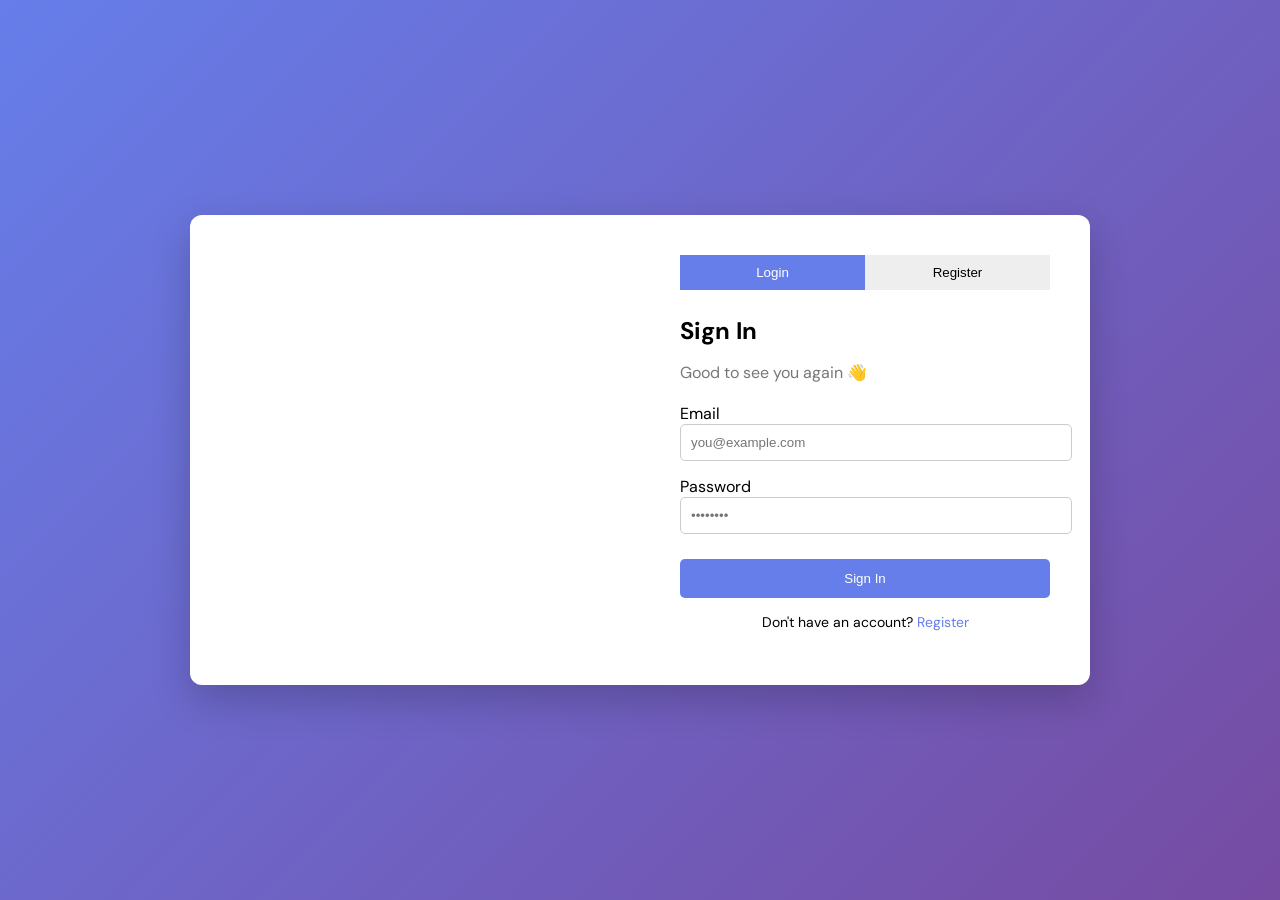
<file: flexbox-login/index.html>
<!DOCTYPE html>
<html lang="en">
<head>
<meta charset="UTF-8">
<meta name="viewport" content="width=device-width, initial-scale=1.0">
<title>Login / Register</title>

<link href="https://fonts.googleapis.com/css2?family=Playfair+Display:wght@600;700&family=DM+Sans:wght@300;400;500&display=swap" rel="stylesheet">

<style>

body{
margin:0;
font-family:'DM Sans', sans-serif;
background:linear-gradient(135deg,#667eea,#764ba2);
display:flex;
justify-content:center;
align-items:center;
height:100vh;
}

.container{
display:flex;
width:900px;
background:white;
border-radius:12px;
overflow:hidden;
box-shadow:0 15px 40px rgba(0,0,0,0.2);
}

.left{
flex:1;
background:url("https://images.unsplash.com/photo-1506905925346-21bda4d32df4?w=600&q=80") center/cover no-repeat;
color:white;
padding:40px;
display:flex;
flex-direction:column;
justify-content:center;
}

.left h1{
font-family:'Playfair Display', serif;
font-size:40px;
margin-bottom:10px;
}

.left p{
font-size:15px;
}

.right{
flex:1;
padding:40px;
}

.tabs{
display:flex;
margin-bottom:25px;
}

.tab{
flex:1;
padding:10px;
border:none;
background:#eee;
cursor:pointer;
font-weight:500;
}

.tab.active{
background:#667eea;
color:white;
}

form{
display:none;
}

form.active{
display:block;
}

h2{
margin-bottom:5px;
}

.subtitle{
color:#777;
margin-bottom:20px;
}

.field{
margin-bottom:15px;
}

.field input{
width:100%;
padding:10px;
border:1px solid #ccc;
border-radius:5px;
}

.row{
display:flex;
gap:10px;
}

.btn{
width:100%;
padding:12px;
background:#667eea;
color:white;
border:none;
border-radius:5px;
cursor:pointer;
margin-top:10px;
}

.switch-text{
text-align:center;
margin-top:15px;
font-size:14px;
}

.switch-text a{
color:#667eea;
cursor:pointer;
}

</style>
</head>

<body>

<div class="container">

<div class="left">
<h1>Welcome<br>Back.</h1>
<p>Sign in or create a new account<br>to continue your journey.</p>
</div>

<div class="right">

<div class="tabs">
<button class="tab active" onclick="switchTab('login',this)">Login</button>
<button class="tab" onclick="switchTab('register',this)">Register</button>
</div>

<form id="login" class="active">
<h2>Sign In</h2>
<p class="subtitle">Good to see you again 👋</p>

<div class="field">
<label>Email</label>
<input type="email" placeholder="you@example.com">
</div>

<div class="field">
<label>Password</label>
<input type="password" placeholder="••••••••">
</div>

<button class="btn">Sign In</button>

<p class="switch-text">
Don't have an account? 
<a onclick="switchTab('register')">Register</a>
</p>

</form>


<form id="register">

<h2>Create Account</h2>
<p class="subtitle">Join us today 🚀</p>

<div class="row">

<div class="field">
<label>First Name</label>
<input type="text" placeholder="John">
</div>

<div class="field">
<label>Last Name</label>
<input type="text" placeholder="Doe">
</div>

</div>

<div class="field">
<label>Email</label>
<input type="email" placeholder="you@example.com">
</div>

<div class="field">
<label>Password</label>
<input type="password" placeholder="Min 8 chars, 1 uppercase, 1 special">
</div>

<button class="btn">Create Account</button>

<p class="switch-text">
Already have an account? 
<a onclick="switchTab('login')">Login</a>
</p>

</form>

</div>

</div>

<script>

function switchTab(tab,btn){

document.querySelectorAll("form").forEach(f=>{
f.classList.remove("active")
})

document.getElementById(tab).classList.add("active")

document.querySelectorAll(".tab").forEach(t=>{
t.classList.remove("active")
})

if(btn){
btn.classList.add("active")
}else{
document.querySelectorAll(".tab").forEach(t=>{
if(t.textContent.toLowerCase()==tab){
t.classList.add("active")
}
})
}

}

</script>

</body>
</html>
</file>
